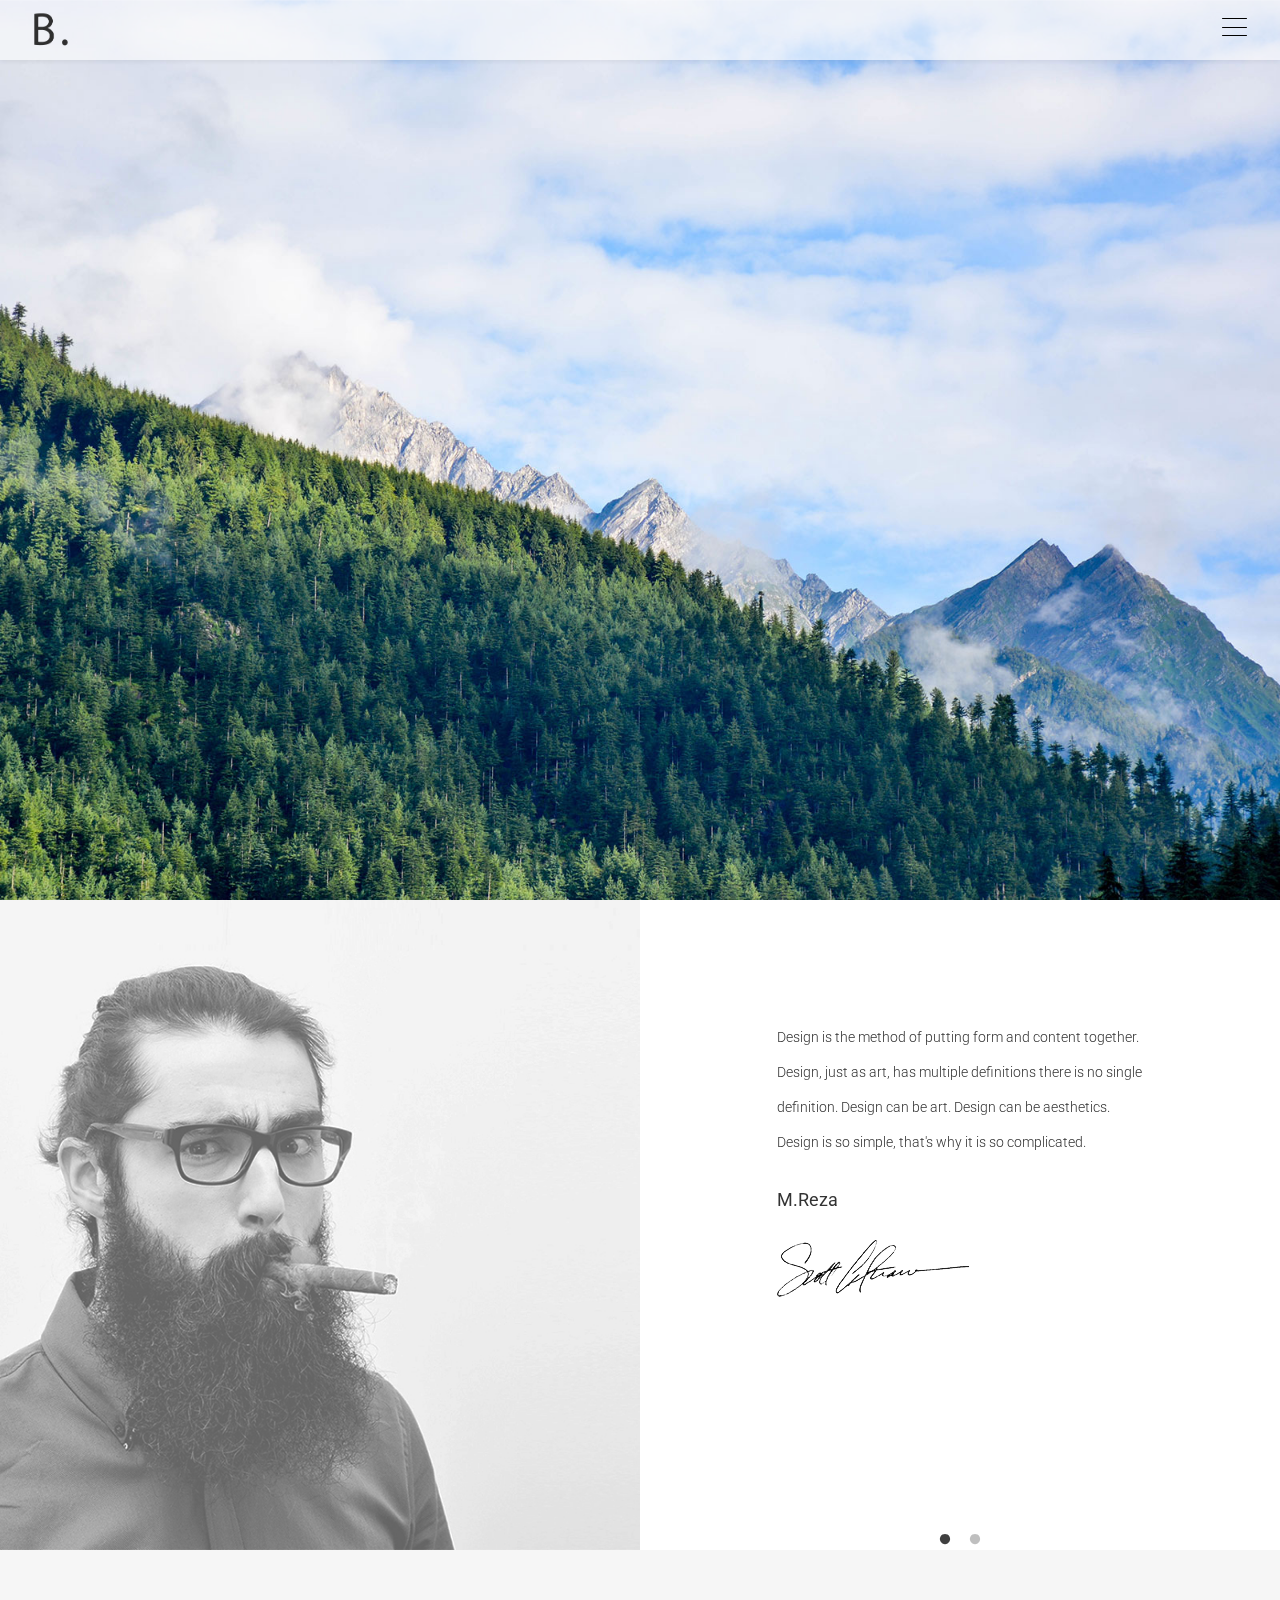
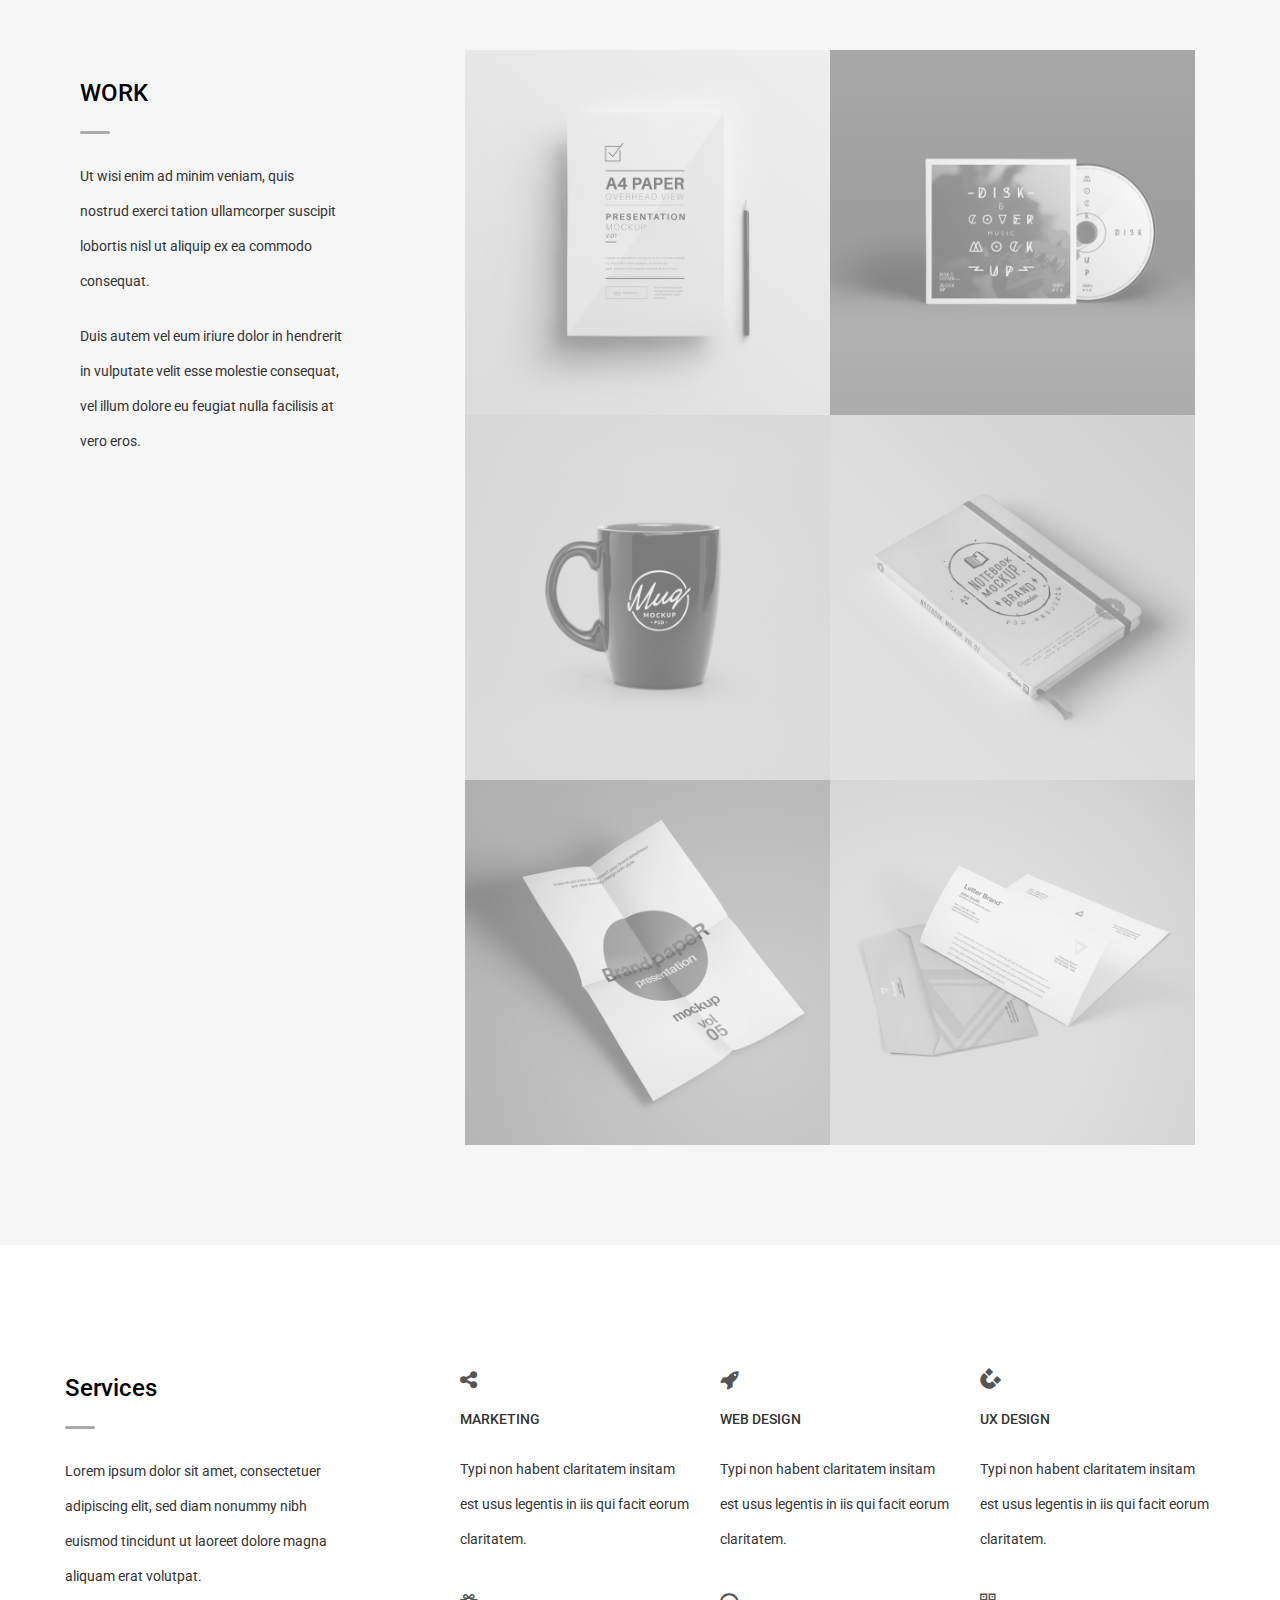
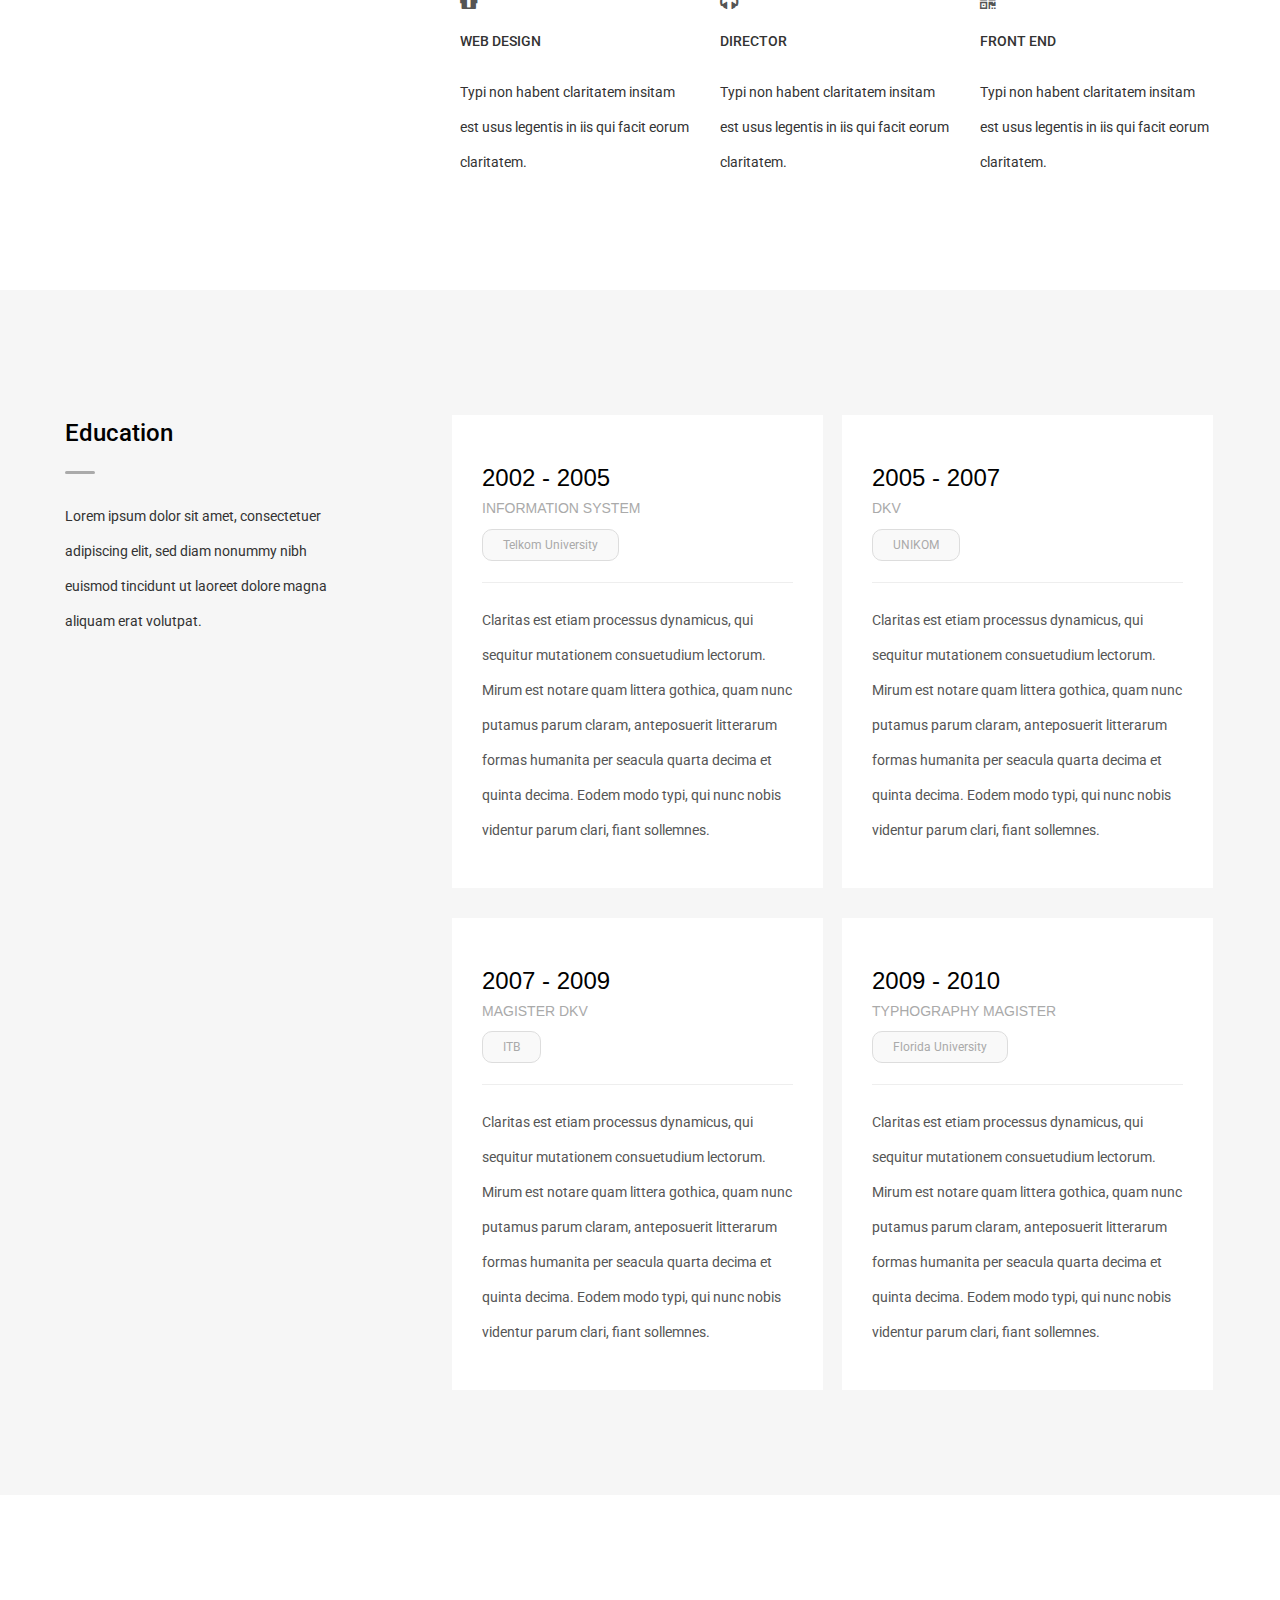
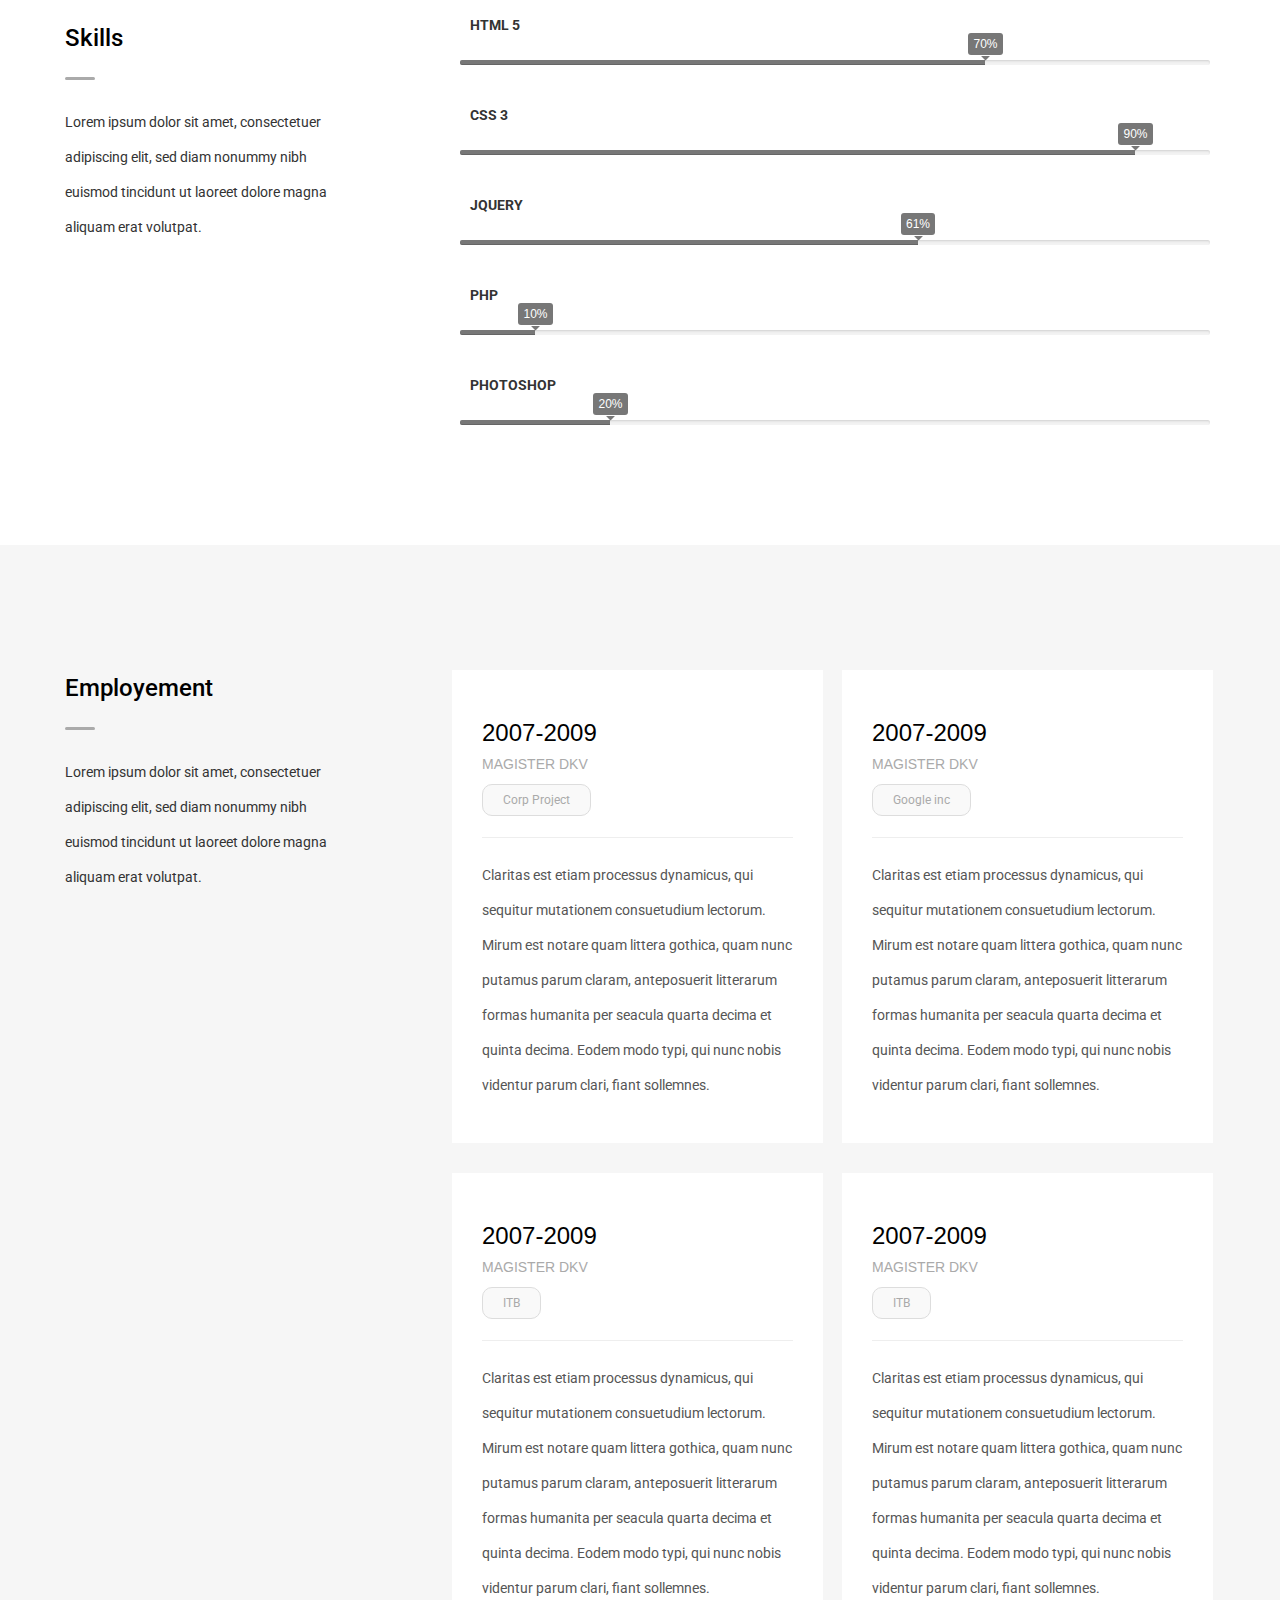
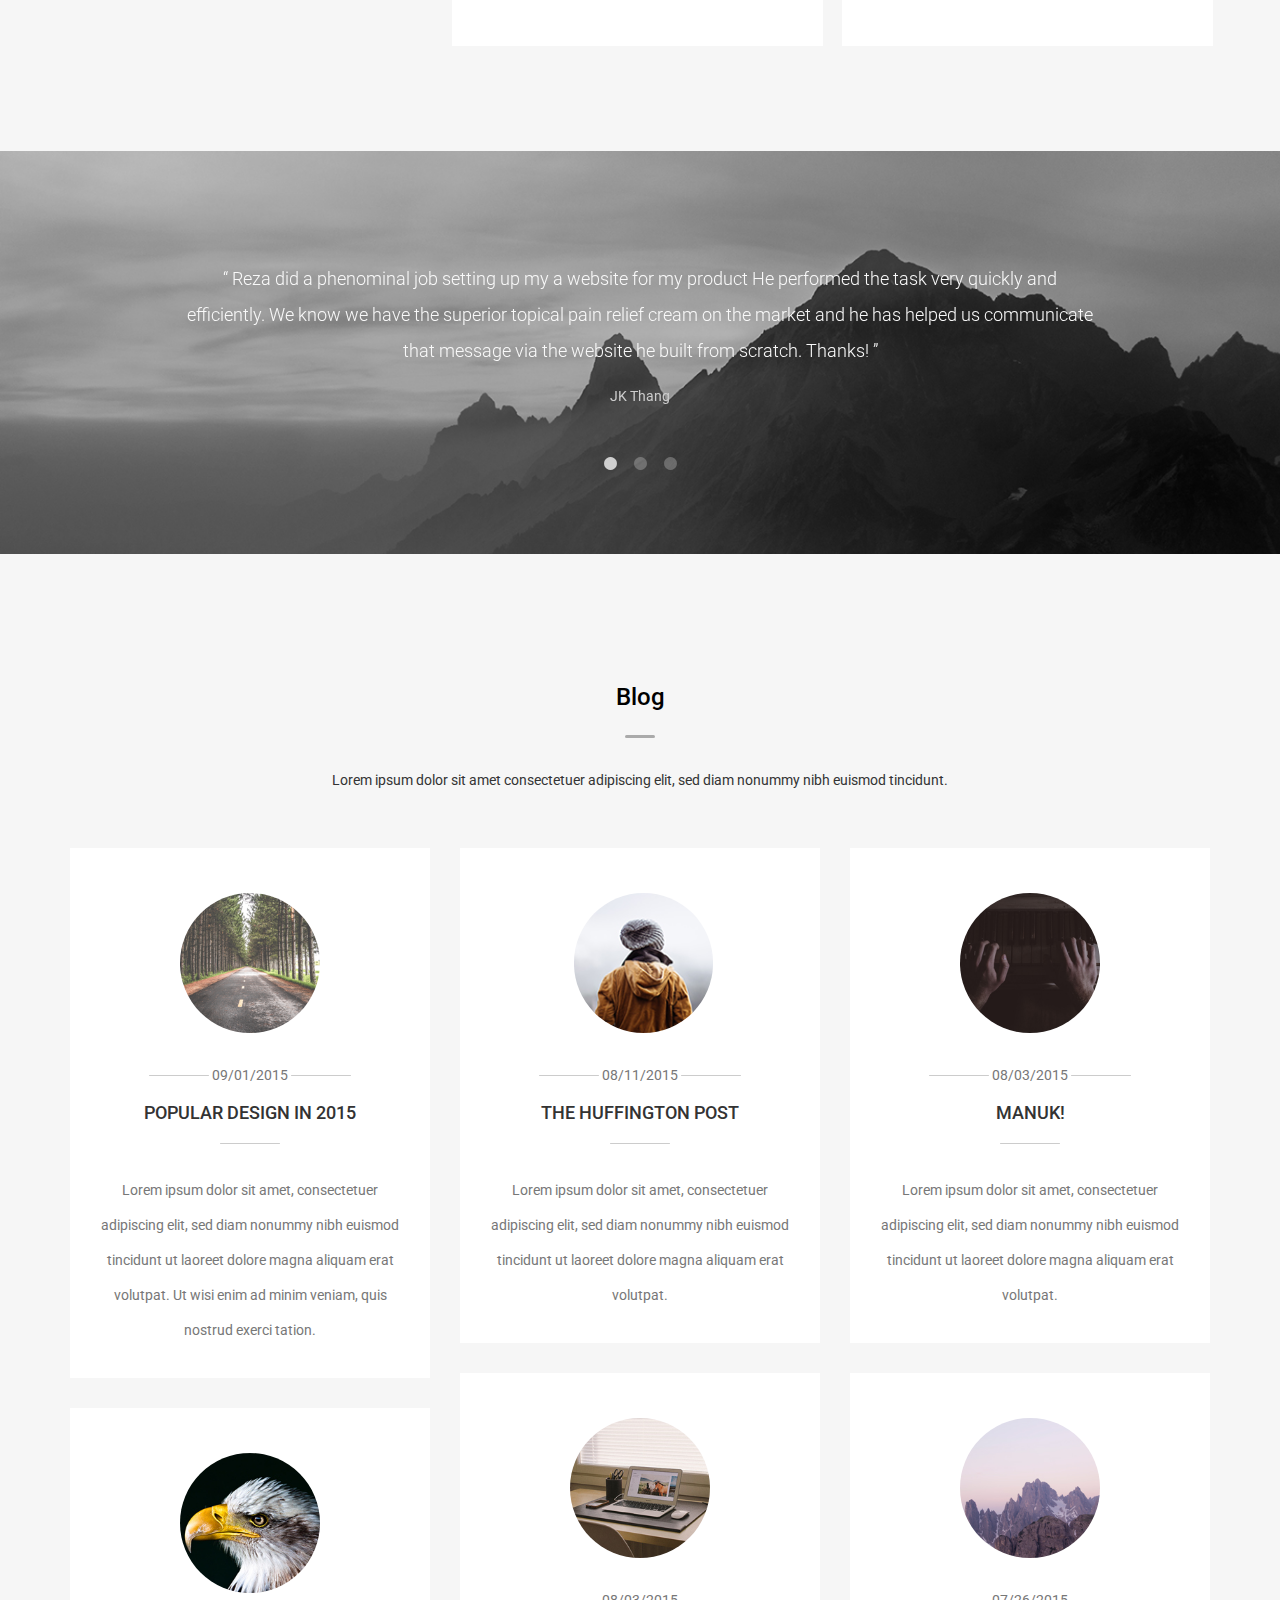
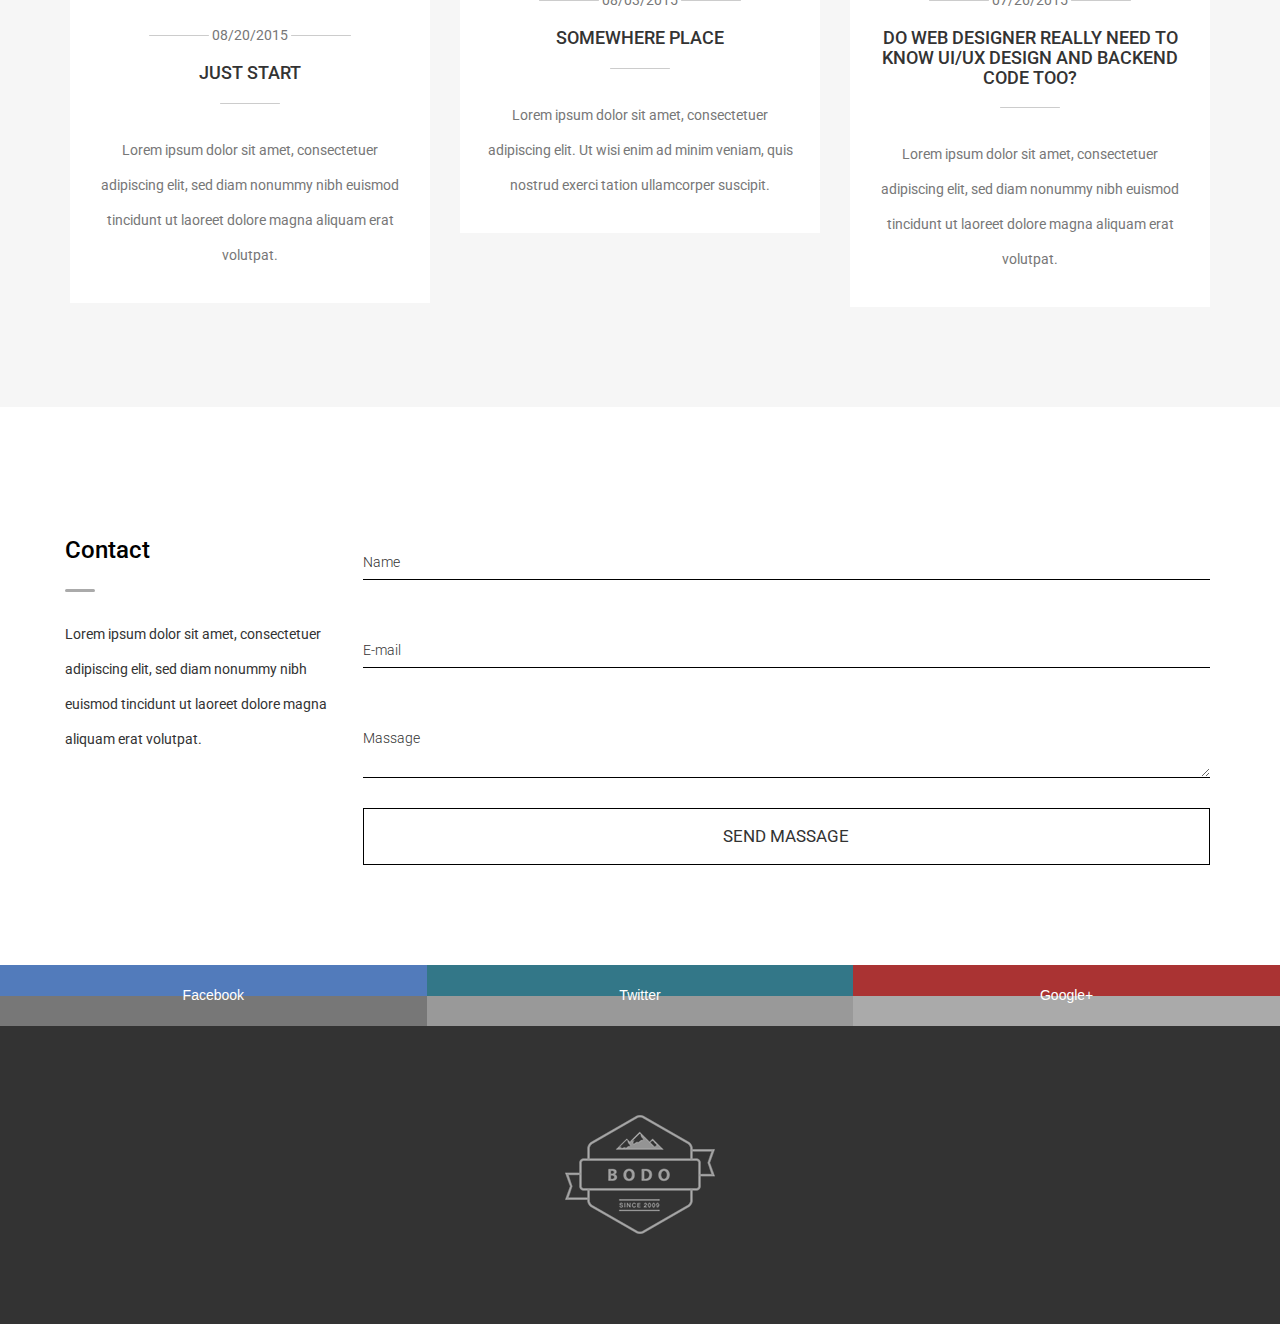
<file: index.html>
<!DOCTYPE html>
<html>
  <head>
    <meta charset="utf-8">
    <meta name="viewport" content="width=device-width, initial-scale=1">
    <link rel="stylesheet" href="css/bootstrap.css">
    <link rel="stylesheet" href="css/bootstrap-theme.css">
    <link rel="stylesheet" href="css/font-awesome.css">
    <link rel="stylesheet" href="slick/slick.css">
    <link rel="stylesheet" href="slick/slick-theme.css">
    <link rel="stylesheet" href="css/style.css">
    <title></title>
  </head>
  <body>

    <header id="home">
      <div class="nav navbar-default navbar-fixed-top">
        <div class="container-fluid">
            <div class="navbar-header">
              <img src="images/logo.png">
            </div>
            <button type="button" class="but" id="nav-open">
              <span class="icon-bar"></span>
              <span class="icon-bar"></span>
              <span class="icon-bar"></span>
            </button>
            <div class="navbar nav-menu" id="navigator">
              <div class="close-but-position">
                  <button type="button" class="nav-close" id="nav-close">
                    <i class="fa fa-times"></i>
                  </button>
                </div>
              <ul class="nav navbar" id="list">
                <li class="scroll active"><a href="#home">Home</a></li>
                <li class="scroll"><a href="#about">About</a></li>
                <li class="scroll"><a href="#work">Work</a></li>
                <li class="scroll"><a href="#service">Service</a></li>
                <li class="scroll"><a href="#education">Education</a></li>
                <li class="scroll"><a href="#skills">Skills</a></li>
                <li class="scroll"><a href="#employement">Employement</a></li>
                <li class="scroll"><a href="#blog">Blog</a></li>
                <li class="scroll"><a href="#contact">Contact</a></li>
              </ul>
            </div>
          </div>
        </div>
      </div>
    </header>

    <section id="about" class="container-fluid">
        <div class="col-md-6">
          <div class="row">
            <div class="reza-image">
            </div>
          </div>
        </div>
        <div class="col-md-6">
          <div class="row">
            <div class="reza-slider">
              <div class="col-xs-12 text-center">
                <div class="item">
                  <p>Design is the method of putting
                     form and content together. Design,
                     just as art, has multiple definitions
                     there is no single definition. Design
                     can be art. Design can be aesthetics.
                     Design is so simple, that's why it is
                     so complicated.</p>
                     <h4>M.Reza</h4>
                     <img src="images/signature.png" alt="">
                </div>
              </div>
              <div class="col-xs-12 text-center">
                <div class="item">
                  <table class="reza-contact">
                    <tr>
                      <td>Name </td>
                      <td> : </td>
                      <td> M.Reza</td>
                    </tr>
                    <tr>
                      <td>Phone </td>
                      <td> : </td>
                      <td> +62 8678 999 012</td>
                    </tr>
                    <tr>
                      <td>Email </td>
                      <td> : </td>
                      <td> bdgpixel@gmail.com</td>
                    </tr>
                    <tr>
                      <td>Address </td>
                      <td> : </td>
                      <td> Cipamokolan street 102 , Bandung, Indonesia</td>
                    </tr>
                    <tr>
                      <td>Skype </td>
                      <td> : </td>
                      <td> bdgpoxel</td>
                    </tr>
                    <tr>
                      <td>Dribbble </td>
                      <td> : </td>
                      <td> Muh-Reza</td>
                    </tr>
                    <tr>
                      <td>Bechance </td>
                      <td> : </td>
                      <td> m-reza</td>
                    </tr>
                  </table>
                </div>
              </div>
            </div>
          </div>
        </div>

    </section>

    <section id="work">
      <div class="container">
          <div class="col-lg-3 col-xs-12 title-info">
            <h3>WORK</h3>
            <span></span>
            <p>Ut wisi enim ad minim veniam, quis nostrud
               exerci tation ullamcorper suscipit lobortis
               nisl ut aliquip ex ea commodo consequat. </p>
            <p>Duis autem vel eum iriure dolor in hendrerit
              in vulputate velit esse molestie consequat, vel
              illum dolore eu feugiat nulla facilisis at vero eros.</p>
          </div>
          <div class="col-lg-offset-1 col-lg-8 col-xs-12">
            <div class="col-sm-6 col-xs-12 image-work">
              <div class="row">
                <img src="images/bw-1.png" alt="">
                <div class="img-info">
                </div>
                <p>MY RESUME</p>
              </div>
            </div>
            <div class="col-sm-6 col-xs-12 image-work">
              <div class="row">
                <img src="images/bw-2.png" alt="">
                <div class="img-info">
                </div>
                <p>PANGIRUTAN</p>
              </div>
            </div>
            <div class="col-sm-6 col-xs-12 image-work">
              <div class="row">
                <img src="images/bw-3.png" alt="">
                <div class="img-info">
                </div>
                <p>BLACK MUG</p>
              </div>
            </div>
            <div class="col-sm-6 col-xs-12 image-work">
              <div class="row">
                <img src="images/bw-4.png" alt="">
                <div class="img-info">
                </div>
                <p>NOTEBOOK MOCKUP</p>
              </div>
            </div>
            <div class="col-sm-6 col-xs-12 image-work">
              <div class="row">
                <img src="images/bw-5.png" alt="">
                <div class="img-info">
                </div>
                <p>PRESENTATION</p>
              </div>
            </div>
            <div class="col-sm-6 col-xs-12 image-work">
              <div class="row">
                <img src="images/bw-6.png" alt="">
                <div class="img-info">
                </div>
                <p>LETTER BRANDING</p>
              </div>
              </div>
            </div>
          </div>
        </div>
      </div>
    </section>

    <section id="service">
      <div class="container">
        <div class="row">
          <div class="col-lg-3 col-xs-12 title-info">
            <h3>Services</h3>
            <span></span>
            <p>Lorem ipsum dolor sit amet, consectetuer
              adipiscing elit, sed diam nonummy nibh euismod
              tincidunt ut laoreet dolore magna aliquam
              erat volutpat.</p>
          </div>
          <div class="col-lg-offset-1 col-lg-8 col-xs-12 service-items">
            <div class="row">
              <div class="col-lg-4 col-sm-6 col-xs-12">
                <div class="row">
                  <div class="col-xs-12 service-item">
                    <i class="fa fa-share-alt"></i>
                    <h5>MARKETING</h5>
                    <p>Typi non habent claritatem
                      insitam est usus legentis in
                      iis qui facit eorum claritatem.</p>
                  </div>
                  <div class="col-xs-12 service-item">
                    <i class="fa fa-gift "></i>
                    <h5>WEB DESIGN</h5>
                    <p>Typi non habent claritatem
                      insitam est usus legentis in
                      iis qui facit eorum claritatem.</p>
                  </div>
                </div>
              </div>
              <div class="col-lg-4 col-sm-6 col-xs-12">
                <div class="row">
                  <div class="col-xs-12 service-item">
                    <i class="fa fa-rocket"></i>
                    <h5>WEB DESIGN</h5>
                    <p>Typi non habent claritatem
                      insitam est usus legentis in
                      iis qui facit eorum claritatem.</p>
                  </div>
                  <div class="col-xs-12 service-item">
                    <i class="fa fa-headphones"></i>
                    <h5>DIRECTOR</h5>
                    <p>Typi non habent claritatem
                      insitam est usus legentis in
                      iis qui facit eorum claritatem.</p>
                  </div>
                </div>
              </div>
              <div class="col-lg-4 col-xs-12">
                <div class="row">
                  <div class="col-lg-12 col-sm-6 col-xs-12 service-item">
                    <i class="fa fa-magnet fa-rotate-45" aria-hidden="true"></i>
                    <h5>UX DESIGN</h5>
                    <p>Typi non habent claritatem
                      insitam est usus legentis in
                      iis qui facit eorum claritatem.</p>
                  </div>
                  <div class="col-lg-12 col-sm-6 col-xs-12 service-item">
                    <i class="fa fa-qrcode"></i>
                    <h5>FRONT END</h5>
                    <p>Typi non habent claritatem
                      insitam est usus legentis in
                      iis qui facit eorum claritatem.</p>
                  </div>
                </div>
              </div>
            </div>
          </div>
        </div>
      </div>
    </section>

    <section id="education">
      <div class="container">
        <div class="row">
          <div class="col-lg-3 col-xs-12 title-info">
            <h3>Education</h3>
            <span></span>
            <p>Lorem ipsum dolor sit amet, consectetuer
              adipiscing elit, sed diam nonummy nibh
              euismod tincidunt ut laoreet dolore magna
              aliquam erat volutpat.</p>
          </div>
          <div class="col-lg-8 col-lg-offset-1 col-xs-12">
            <div class="row">
              <div class="col-xs-12">
                <div class="row">
                  <div class="col-sm-6 col-xs-12">
                    <div class="row">
                      <div class="article">
                        <div class="border border-top"></div>
                        <div class="border border-bottom"></div>
                        <div class="border border-right"></div>
                        <div class="border border-left"></div>
                        <h3>2002 - 2005</h3>
                        <h5>INFORMATION SYSTEM</h5>
                        <p><span>Telkom University</span></p>
                        <hr>
                        <p>Claritas est etiam processus dynamicus,
                          qui sequitur mutationem consuetudium lectorum.
                          Mirum est notare quam littera gothica, quam nunc
                          putamus parum claram, anteposuerit litterarum
                          formas humanita per seacula quarta decima et
                          quinta decima. Eodem modo typi, qui nunc nobis
                          videntur parum clari, fiant sollemnes.</p>
                      </div>
                    </div>
                  </div>
                  <div class="col-sm-6 col-sx-12">
                    <div class="row">
                      <div class="article">
                        <div class="border border-top"></div>
                        <div class="border border-bottom"></div>
                        <div class="border border-right"></div>
                        <div class="border border-left"></div>
                        <h3>2005 - 2007</h3>
                        <h5>DKV</h5>
                        <p><span>UNIKOM</span></p>
                        <hr>
                        <p>Claritas est etiam processus dynamicus,
                          qui sequitur mutationem consuetudium lectorum.
                          Mirum est notare quam littera gothica, quam nunc
                          putamus parum claram, anteposuerit litterarum
                          formas humanita per seacula quarta decima et
                          quinta decima. Eodem modo typi, qui nunc nobis
                          videntur parum clari, fiant sollemnes.</p>
                      </div>
                    </div>
                  </div>
                </div>
              </div>
              <div class="col-xs-12">
                <div class="row">
                  <div class="col-sm-6 col-xs-12">
                    <div class="row">
                      <div class="article">
                        <div class="border border-top"></div>
                        <div class="border border-bottom"></div>
                        <div class="border border-right"></div>
                        <div class="border border-left"></div>
                        <h3>2007 - 2009</h3>
                        <h5>MAGISTER DKV</h5>
                        <p><span>ITB</span></p>
                        <hr>
                        <p>Claritas est etiam processus dynamicus,
                          qui sequitur mutationem consuetudium lectorum.
                          Mirum est notare quam littera gothica, quam nunc
                          putamus parum claram, anteposuerit litterarum
                          formas humanita per seacula quarta decima et
                          quinta decima. Eodem modo typi, qui nunc nobis
                          videntur parum clari, fiant sollemnes.</p>
                      </div>
                    </div>
                  </div>
                  <div class="col-sm-6 col-sx-12">
                    <div class="row">
                      <div class="article">
                        <div class="border border-top"></div>
                        <div class="border border-bottom"></div>
                        <div class="border border-right"></div>
                        <div class="border border-left"></div>
                        <h3>2009 - 2010</h3>
                        <h5>TYPHOGRAPHY MAGISTER</h5>
                        <p><span>Florida University</span></p>
                        <hr>
                        <p>Claritas est etiam processus dynamicus,
                          qui sequitur mutationem consuetudium lectorum.
                          Mirum est notare quam littera gothica, quam nunc
                          putamus parum claram, anteposuerit litterarum
                          formas humanita per seacula quarta decima et
                          quinta decima. Eodem modo typi, qui nunc nobis
                          videntur parum clari, fiant sollemnes.</p>
                      </div>
                    </div>
                  </div>
                </div>
              </div>
              </div>
            </div>
          </div>
        </div>
    </section>

    <section id="skills">
      <div class="container">
        <div class="row">
          <div class="col-lg-3 col-xs-12 title-info">
            <h3>Skills</h3>
            <span></span>
            <p>Lorem ipsum dolor sit amet, consectetuer
              adipiscing elit, sed diam nonummy nibh euismod
              tincidunt ut laoreet dolore magna aliquam erat
              volutpat.</p>
          </div>
          <div class="col-lg-8 col-lg-offset-1 col-xs-12 ">
            <div class="col-xs-12 progress-item">
              <div class="row">
                <label class="progress-title">HTML 5</label>
                <div class="progress" data-percent="70%">
                  <div id="progress-html" class="progress-bar progress-html" role="progressbar" aria-valuenow="70"
                  aria-valuemin="0" aria-valuemax="100">
                    <span class="progress-info">70%</span>
                  </div>
                </div>
              </div>
            </div>
            <div class="col-xs-12 progress-item">
              <div class="row">
                <label class="progress-title">CSS 3</label>
                <div class="progress">
                  <div id="progress-css" class="progress-bar progress-css" role="progressbar" aria-valuenow="70"
                  aria-valuemin="0" aria-valuemax="100">
                    <span class="progress-info">90%</span>
                  </div>
                </div>
              </div>
            </div>
            <div class="col-xs-12 progress-item">
              <div class="row">
                <label class="progress-title">JQUERY</label>
                <div class="progress">
                  <div id="progress-jquery" class="progress-bar progress-jquery" role="progressbar" aria-valuenow="70"
                  aria-valuemin="0" aria-valuemax="100">
                    <span class="progress-info">61%</span>
                  </div>
                </div>
              </div>
            </div>
            <div class="col-xs-12 progress-item">
              <div class="row">
                <label class="progress-title">PHP</label>
                <div class="progress">
                  <div id="progress-php" class="progress-bar progress-php" role="progressbar" aria-valuenow="70"
                  aria-valuemin="0" aria-valuemax="100">
                    <span class="progress-info">10%</span>
                  </div>
                </div>
              </div>
            </div>
            <div class="col-xs-12 progress-item">
              <div class="row">
                <label class="progress-title">PHOTOSHOP</label>
                <div class="progress">
                  <div id="progress-photoshop" class="progress-bar progress-photoshop" role="progressbar" aria-valuenow="70"
                  aria-valuemin="0" aria-valuemax="100">
                    <span class="progress-info">20%</span>
                  </div>
                </div>
              </div>
            </div>
          </div>
        </div>
      </div>
    </section>

    <section id="employement">
      <div class="container">
        <div class="row">
          <div class="col-lg-3 col-xs-12 title-info">
            <h3>Employement</h3>
            <span></span>
            <p>Lorem ipsum dolor sit amet, consectetuer
              adipiscing elit, sed diam nonummy nibh
              euismod tincidunt ut laoreet dolore magna
              aliquam erat volutpat.</p>
          </div>
          <div class="col-lg-8 col-lg-offset-1 col-xs-12">
            <div class="row">
              <div class="col-xs-12">
                <div class="row">
                  <div class="col-sm-6 col-xs-12">
                    <div class="row">
                      <div class="article">
                        <div class="border border-top"></div>
                        <div class="border border-bottom"></div>
                        <div class="border border-right"></div>
                        <div class="border border-left"></div>
                        <h3>2007-2009</h3>
                        <h5>MAGISTER DKV</h5>
                        <p><span>Corp Project</span></p>
                        <hr>
                        <p>Claritas est etiam processus dynamicus,
                          qui sequitur mutationem consuetudium lectorum.
                          Mirum est notare quam littera gothica, quam nunc
                          putamus parum claram, anteposuerit litterarum
                          formas humanita per seacula quarta decima et
                          quinta decima. Eodem modo typi, qui nunc nobis
                          videntur parum clari, fiant sollemnes.</p>
                      </div>
                    </div>
                  </div>
                  <div class="col-sm-6 col-sx-12">
                    <div class="row">
                      <div class="article">
                        <div class="border border-top"></div>
                        <div class="border border-bottom"></div>
                        <div class="border border-right"></div>
                        <div class="border border-left"></div>
                        <h3>2007-2009</h3>
                        <h5>MAGISTER DKV</h5>
                        <p><span>Google inc</span></p>
                        <hr>
                        <p>Claritas est etiam processus dynamicus,
                          qui sequitur mutationem consuetudium lectorum.
                          Mirum est notare quam littera gothica, quam nunc
                          putamus parum claram, anteposuerit litterarum
                          formas humanita per seacula quarta decima et
                          quinta decima. Eodem modo typi, qui nunc nobis
                          videntur parum clari, fiant sollemnes.</p>
                      </div>
                    </div>
                  </div>
                </div>
              </div>
              <div class="col-xs-12">
                <div class="row">
                  <div class="col-sm-6 col-xs-12">
                    <div class="row">
                      <div class="article">
                        <div class="border border-top"></div>
                        <div class="border border-bottom"></div>
                        <div class="border border-right"></div>
                        <div class="border border-left"></div>
                        <h3>2007-2009</h3>
                        <h5>MAGISTER DKV</h5>
                        <p><span>ITB</span></p>
                        <hr>
                        <p>Claritas est etiam processus dynamicus,
                          qui sequitur mutationem consuetudium lectorum.
                          Mirum est notare quam littera gothica, quam nunc
                          putamus parum claram, anteposuerit litterarum
                          formas humanita per seacula quarta decima et
                          quinta decima. Eodem modo typi, qui nunc nobis
                          videntur parum clari, fiant sollemnes.</p>
                      </div>
                    </div>
                  </div>
                  <div class="col-sm-6 col-sx-12">
                    <div class="row">
                      <div class="article">
                        <div class="border border-top"></div>
                        <div class="border border-bottom"></div>
                        <div class="border border-right"></div>
                        <div class="border border-left"></div>
                        <h3>2007-2009</h3>
                        <h5>MAGISTER DKV</h5>
                        <p><span>ITB</span></p>
                        <hr>
                        <p>Claritas est etiam processus dynamicus,
                          qui sequitur mutationem consuetudium lectorum.
                          Mirum est notare quam littera gothica, quam nunc
                          putamus parum claram, anteposuerit litterarum
                          formas humanita per seacula quarta decima et
                          quinta decima. Eodem modo typi, qui nunc nobis
                          videntur parum clari, fiant sollemnes.</p>
                      </div>
                    </div>
                  </div>
                </div>
              </div>
              </div>
            </div>
          </div>
        </div>
    </section>

    <section id="testimonial">
      <div class="container">
        <div class="test-slider">
          <div>
            <h4>“ Reza did a phenominal job setting up my
              a website for my product He performed the
              task very quickly and efficiently. We know
              we have the superior topical pain relief cream
              on the market and he has helped us communicate
              that message via the website he built from scratch.
             Thanks! ”</h4>
             <p>JK Thang</p>
          </div>
          <div>
            <h4>“ Reza did a phenominal job setting up my
              a website for my product He performed the
              task very quickly and efficiently. We know
              we have the superior topical pain relief cream
              on the market and he has helped us communicate
              that message via the website he built from scratch.
             Thanks! ”</h4>
             <p>JK Thang</p>
          </div>
          <div>
            <h4>“ Reza did a phenominal job setting up my
              a website for my product He performed the
              task very quickly and efficiently. We know
              we have the superior topical pain relief cream
              on the market and he has helped us communicate
              that message via the website he built from scratch.
             Thanks! ”</h4>
             <p>JK Thang</p>
          </div>
        </div>
      </div>
    </section>

    <section id="blog">
      <div class="container">
        <div class="row">
          <div class="col-xs-12 title-info text-center">
            <h3>Blog</h3>
            <span></span>
            <p>Lorem ipsum dolor sit amet consectetuer
              adipiscing elit, sed diam nonummy nibh
              euismod tincidunt.</p>
          </div>

          <div class="col-md-4 col-xs-12">
            <div class="row">
              <div class="col-xs-12">
                <div class="blog-item">
                  <div class="blog-img">
                    <img src="images/blog-1.png">
                  </div>
                  <p><span></span> 09/01/2015 <span></span></p>
                  <h4>POPULAR DESIGN IN 2015</h4>
                  <span></span>
                  <p>Lorem ipsum dolor sit amet, consectetuer
                    adipiscing elit, sed diam nonummy nibh
                    euismod tincidunt ut laoreet dolore magna
                    aliquam erat volutpat. Ut wisi enim ad minim
                    veniam, quis nostrud exerci tation.</p>
                </div>
              </div>
              <div class="col-xs-12">
                <div class="blog-item">
                  <div class="blog-img">
                    <img src="images/blog-2.jpg">
                  </div>
                  <p><span></span> 08/20/2015 <span></span></p>
                  <h4>JUST START</h4>
                  <span></span>
                  <p>Lorem ipsum dolor sit amet, consectetuer
                    adipiscing elit, sed diam nonummy nibh euismod
                    tincidunt ut laoreet dolore magna aliquam erat
                    volutpat.</p>
                </div>
              </div>
            </div>
          </div>
          <div class="col-md-4 col-xs-12">
            <div class="row">
              <div class="col-xs-12">
                <div class="blog-item">
                  <div class="blog-img huffington">
                    <img src="images/blog-3.jpg">
                  </div>
                  <p><span></span> 08/11/2015 <span></span></p>
                  <h4>THE HUFFINGTON POST</h4>
                  <span></span>
                  <p>Lorem ipsum dolor sit amet, consectetuer
                    adipiscing elit, sed diam nonummy nibh euismod
                    tincidunt ut laoreet dolore magna aliquam erat
                    volutpat.</p>
                </div>
              </div>
              <div class="col-xs-12">
                <div class="blog-item">
                  <div class="blog-img">
                    <img src="images/blog-4.jpg">
                  </div>
                  <p><span></span> 08/03/2015 <span></span></p>
                  <h4>SOMEWHERE PLACE</h4>
                  <span></span>
                  <p>Lorem ipsum dolor sit amet, consectetuer
                    adipiscing elit. Ut wisi enim ad minim veniam,
                    quis nostrud exerci tation ullamcorper suscipit.</p>
                </div>
              </div>
            </div>
          </div>
          <div class="col-md-4 col-xs-12">
            <div class="row">
              <div class="col-xs-12">
                <div class="blog-item">
                  <div class="blog-img">
                    <img src="images/blog-5.jpg">
                  </div>
                  <p><span></span> 08/03/2015 <span></span></p>
                  <h4>MANUK!</h4>
                  <span></span>
                  <p>Lorem ipsum dolor sit amet, consectetuer
                    adipiscing elit, sed diam nonummy nibh euismod
                    tincidunt ut laoreet dolore magna aliquam erat
                    volutpat.</p>
                </div>
              </div>
              <div class="col-xs-12">
                <div class="blog-item">
                  <div class="blog-img">
                    <img src="images/blog-6.jpg">
                  </div>
                  <p><span></span> 07/26/2015 <span></span></p>
                  <h4>DO WEB DESIGNER REALLY NEED TO KNOW UI/UX
                    DESIGN AND BACKEND CODE TOO?</h4>
                  <span></span>
                  <p>Lorem ipsum dolor sit amet, consectetuer
                    adipiscing elit, sed diam nonummy nibh euismod
                    tincidunt ut laoreet dolore magna aliquam erat
                    volutpat.</p>
                </div>
              </div>
            </div>
          </div>
        </div>
      </div>
    </section>

    <section id="contact">
      <div class="container">
        <div class="row">
          <div class="col-lg-3 col-xs-12 title-info">
            <h3>Contact</h3>
            <span></span>
            <p>Lorem ipsum dolor sit amet, consectetuer
              adipiscing elit, sed diam nonummy nibh euismod
              tincidunt ut laoreet dolore magna aliquam erat
              volutpat.</p>
          </div>
          <div class="col-lg-9 col-xs-12">
            <form class="" action="index.html" method="post">
              <div class="form-group">
                <input type="text" class="input">
                <label class="lab label-down">Name</label>
                <span></span>
              </div>
              <div class="form-group">
                <input type="text" class="input">
                <label class=" lab label-down">E-mail</label>
                <span></span>
              </div>
              <div class="form-group area">
                <textarea name="name" rows="2" cols="80" class="input"></textarea>
                <label class="lab label-down">Massage</label>
                <span></span>
              </div>
              <button type="button" name="button" class="btn-sub">SEND MASSAGE</button>
            </form>
          </div>
        </div>
      </div>
    </section>

    <footer id="footer" class="contaiber-fluid">
      <div class="col-xs-12 text-center">
        <div class="row">
          <div class="col-sm-4 col-xs-12">
            <div class="row">
              <div class="social facebook">
                <h5>Facebook</h5>
              </div>
            </div>
          </div>
          <div class="col-sm-4 col-xs-12">
            <div class="row">
              <div class="social twit">
                <h5>Twitter</h5>
              </div>
            </div>
          </div>
          <div class="col-sm-4 col-xs-12">
            <div class="row">
              <div class="social google">
                <h5>Google+</h5>
              </div>
            </div>
          </div>
        </div>
      </div>
      <div class="bottom-logo text-center">
          <img src="images/logo-bottom.png" alt="">
      </div>
    </footer>

    <script type="text/javascript" src="js/jquery-3.2.0.js" charset="utf-8"></script>
    <script type="text/javascript" src="js/bootstrap.js"></script>
    <script src="https://code.jquery.com/jquery-2.2.0.min.js" type="text/javascript"></script>
    <script src="slick/slick.js" type="text/javascript" charset="utf-8"></script>
    <script type="text/javascript" scr="js/main.js"></script>

    <script type="text/javascript">
      $(document).on('ready', function() {
        $(".reza-slider").slick({
          dots: true,
          arrows: false,
          infinite: false
        });
        $(".test-slider").slick({
          dots: true,
          arrows: false,
          infinite: false
        });
        $("#navigator").on("click","a", function (event) {
          event.preventDefault();
          var id  = $(this).attr('href'),
            top = $(id).offset().top;
          $('body,html').animate({scrollTop: top}, 700);
        });
      });
      document.getElementById('nav-open').onclick=function() {
        document.getElementById('navigator').className='navbar nav-menu nav-active';
      }
      document.getElementsByClassName('nav-close')[0].onclick=function() {
        document.getElementById('navigator').className='navbar nav-menu';
      }
      document.getElementById('list').onclick=function(){
        document.getElementById('navigator').className='navbar nav-menu';
      }
    </script>
  </body>
</html>
</file>
<file: css/style.css>
@import url('https://fonts.googleapis.com/css?family=Roboto:300,400,400i,500,500i,700,700i,900');

.title-info{
    padding: 10px;
    font-family: 'Roboto', sans-serif;
}
p{
  font-family: 'Roboto', sans-serif;
  line-height: 2.5;
}
.title-info p{
  margin-top: 20px;
  line-height: 2.5;
}
.title-info span{
  display: inline-block;
  margin-top: 15px;
  width: 30px;
  height: 3px;
  border-radius: 5px;
  background-color: #aaa;
}
section{
  padding: 100px 0;
}
section:nth-child(even){
  background-color: #fff;
}
section:nth-child(odd){
   background-color:#f6f6f6;
}
@media (max-width:1199px) {
  .title-info{
    text-align: center;
  }
}
/**************
*****Home*****
**************/
  #home{
    height: 100vh;
    max-width: 100%;
    background-image:url('../images/hero1.jpeg');
    background-size: cover;
    background-position: 50%;
  }
  /**navigator**/
  #home>.nav{

  }
  .navbar-default{
    background: rgba(255,255, 255, 0.6);
  }
    .navbar-header{
      display: inline-block;
    }
    .navbar-header>img{
      width: 50px;
      margin: 10px;
    }
    .but{
      float:right;
      background-color: transparent;
      outline: none;
      border:none;
      margin: 12px;
    }
    .icon-bar{
      display: block;
      width: 25px;
      height: 1px;
      margin-top: 5px;
      margin-bottom: 7.5px;
      border-radius: 5px;
      background-color: #000;
    }
    .nav-menu{
      background-color: rgba(0,0,0,0.9);
      height: 100vh;
      position: absolute;
      border-radius: 0;
      right: -320px;
      transition-duration: 0.5s;
      transition-timing-function: ease;
    }
    .nav-active{
      right:0;
    }
    .close-but-position{
      width: 100%;
      text-align: right;
    }
    .nav-close{
      background: none;
      border:none;
      color:#666;
      font-size: 20px;
      display: inline-block;
    }
    .nav-close:hover{
      color:#888;
    }
    .navbar {
      border: none;
    }
    .navbar>li>a{
      color:#aaa;
      padding: 10px 50px 10px 30px;
      width: 100%;
      font-family: 'Roboto', sans-serif;
    }
    .navbar>li>:hover{
      color:#000;
      background: #fff;
    }
  /**navigator**/
/**************
*****Home*****
**************/



/**************
*****About*****
**************/
  #about{
    padding: 0;
  }
  .reza-image{
    background-image:url('../images/reza.jpg');
    background-size: cover;
    background-position: 30%;
    min-height: 650px;
  }
  .reza-slider{
    margin: 0 !important;
    max-height:650px;
    padding-bottom: 30px;
  }
  .reza-slider .slick-dots{
    bottom:0;
  }
  .reza-slider .item{
    display: inline-block;
    text-align: left;
    width: 60%;
    padding-top: 120px;
    font-family: 'Roboto', sans-serif;
    font-weight: 300;
    line-height: 3;
    min-height: 650px;
  }
  .reza-slider .item h4{
    margin-top: 30px;
    font-family: 'Roboto', sans-serif;
    font-weight: 400;
  }
  .reza-slider .item img{
    margin-top: 30px;
  }
  .reza-slider .slick-dots>li>button:before{
    font-size: 12px;
  }
  .reza-contact{
    font-family: 'Roboto', sans-serif;
    line-height: 1;
    margin-top: 50px;
    max-height: 500px;
  }
  .reza-contact td:first-child{
    font-weight: 700;

  }
  .reza-contact td{
    padding: 10px;
    white-space: normal;
  }
  @media (max-width:767px) {
    .reza-slider .item{
      width: 95%;
      min-width: 200px;
      min-height: 400px;
      padding-top: 50px;
  }
}
/**************
*****About*****
**************/



/**************
*****Work*****
**************/
  .image-work{
    background-size:100%;
    background-position: 50% 50%;
    -webkit-filter: grayscale(100%);
    opacity: 0.5;
    transition-duration: 0.3s;
  }
  .image-work:nth-child(1){
    background-image: url("../images/bw-1.png");
  }
  .image-work:nth-child(2){
    background-image: url("../images/bw-2.png");
  }
  .image-work:nth-child(3){
    background-image: url("../images/bw-3.png");
  }
  .image-work:nth-child(4){
    background-image: url("../images/bw-4.png");
  }
  .image-work:nth-child(5){
    background-image: url("../images/bw-5.png");
  }
  .image-work:nth-child(6){
    background-image: url("../images/bw-6.png");
  }
  .image-work img{
    width: 100%;
    opacity: 0;
  }
  .img-info{
    position: absolute;
    text-align: center;
    padding-top: 40%;
    top: 20px;
    left: 20px;
    right: 20px;
    bottom: 20px;
    box-sizing: border-box;
    opacity: 0;
    background-color: #fff;
    transition-duration: 0.5s;
  }
  .image-work:hover .img-info{
    opacity: 0.9;
  }
  .image-work p{
    position: absolute;
    transition-duration: 0.2s;
    top:45%;
    width: 100%;
    text-align: center;
    font-family: 'Roboto', sans-serif;
    font-weight: 700;
    font-size: 14px;
    opacity: 0;
  }
  .image-work:hover p{
    opacity: 1;
  }
  .image-work:hover{
    background-size: 110%;
    opacity: 1;
    -webkit-filter: grayscale(0);
  }
/**************
*****Work*****
**************/



/**************
****service****
**************/
  .service-items{
    font-family: 'Roboto', sans-serif;
  }
  .service-item{
    margin-top: 25px;
  }
  .service-items h5{
    margin-top: 20px;
  }
  .service-items p{
    margin-top: 25px;
    line-height: 2.5;
  }
  .fa-rotate-45{
    transform: rotate(45deg);
  }
  .service-items i{
    font-size: 20px;
    color:#555;
  }
  @media (max-width:767px) {
    .service-items{
      text-align: center;
    }
  }
/**************
****service****
**************/



/**********************
Education / Employement
**********************/
  .article{
    margin-top: 25px;
    color:#aaa;
    background-color: #fff;
    padding: 30px;
    position:relative;
    width: 95%;
    display: inline-block;
    border-width: 0px;
    top:0px;
    left:7px;
    right: auto;
    transition-duration: 0.2s;
    transition-delay: 0.41s;
    transition-timing-function: ease;
    overflow: hidden;
    box-shadow: 0 0 0  #777;
    z-index: 99;
  }
  .article p{
    color:#555;
  }
  .article p span{
    color:#aaa;
    display: inline-block;
    padding: 0 20px;
    background-color: #f9f9f9;
    border: 1px solid #ddd;
    border-radius: 10px;
    font-size: 12px;
  }
  .border{
    position: absolute;
  }
  .border::before{
    content:'';
    position: absolute;
    display: inline-block;
    background-color:#777;
    transition-duration: 0.2s;
    transition-timing-function: ease;
  }
  .border-top{
    left:0;
    top:0;
  }
  .border-bottom{
    right:0;
    bottom:0;
  }
  .border-left{
    left:0;
    bottom:0;
      }
  .border-right{
    right:0;
    top:0;
  }
  .border-top,.border-bottom{
    width: 100%;
    height: 3px;
  }
  .border-left,.border-right{
    height: 100%;
    width: 3px;
  }
  .border-top::before,.border-bottom::before,.border-left::before,.border-right:before{
    width: 100%;
    height: 100%;
    background-color: #777;
  }
  .border-left::before,.border-right::before{
      transition-delay: 0.2s;
  }
  .border-top::before{
    left: -100%;
    right: 100%;
  }
  .border-bottom::before{
    right: -100%;
    left:100%;
  }
  .border-left::before{
    bottom: -100%;
    top:100%;
  }
  .border-right:before{
    top: -100%;
    bottom:100%;
  }
  .article:hover{
    top:-5px;
    left:0;
    box-shadow: 15px 20px 0  #777;
  }
  .article:hover .border:before{
    left:0;
    top:0;
    right:0;
    bottom:0;
  }
  h3{
    color:#000;
  }
/**********************
Education / Employement
**********************/



/**************
****Skills****
**************/
  .progress-item{
    margin-top: 20px;
  }
  .progress-title{
    margin-left: 10px;
    margin-bottom: 25px;
    font-family: 'Roboto', sans-serif;
  }
  .progress{
    overflow: visible;
    height: 5px;
    border-radius: 2px;
    margin-top: 0;
  }
  .progress-bar{
    position: relative;
    border-top-left-radius:inherit;
    border-bottom-left-radius:inherit;
    background: #777;
    background-image: none;
  }
  /*процент прогресса*/
    .progress-html{
      width:70%;
    }
    .progress-css{
      width:90%;
    }
    .progress-jquery{
      width:61%;
    }
    .progress-php{
      width:10%;
    }
    .progress-photoshop{
      width: 20%;
    }
  /*процент прогресса*/
  .progress-info{
    position: absolute;
    right:-17.5px;
    top:-27px;
    background-color: #777;
    padding: 1px 5px;
    border-radius: 3px;
  }
  .progress-info::after{
    content: '';
    display: inline-block;
    position: absolute;
    bottom:-4px;
    left:40%;
    width: 7px;
    height: 7px;
    transform: rotate(45deg);
    background: linear-gradient(to left top, #777 50% ,transparent 50% );
  }
/**************
****Skills****
**************/



/**************
**Testimonial**
**************/
  #testimonial{
    background-image: url("../images/testimonial-bg.jpg");
    background-size: cover;
    background-position: 50% 20%;
    text-align: center;
  }
  .test-slider{
    text-align: center;
    width: 80%;
    display: inline-block;
  }
  .test-slider .slick-slide h4{
    color:#f9f9f9;
    font-family: 'Roboto', sans-serif;
    font-weight: 300;
    line-height: 2;
  }
  .test-slider .slick-slide p{
    color:#ccc;
  }
  .test-slider .slick-dots{
    bottom:-50px;
  }
  .test-slider .slick-dots li button:before{
    font-size: 15px;
    color: #fff;
  }
/**************
**Testimonial**
**************/



/**************
*****Blog*****
**************/
  .blog-item{
    margin-top: 30px;
    padding: 20px;
    text-align: center;
    width: 100%;
    background-color: #fff;
    font-family: 'Roboto', sans-serif;
  }
  .blog-item p{
    color:#777;
  }
  .blog-img{
    display: inline-block;
    margin: 25px 0;
  }
  .blog-img img{
    border-radius: 50%;
    width: 70%;
  }
  .huffington img{
    width: 105%;
  }
  .blog-item span{
    display: inline-block;
    width: 60px;
    height: 1px;
    border-radius: 1px;
    background-color: #ccc;
    margin-bottom: 4px;
  }
  .blog-item p:last-child{
    margin-top: 20px;
  }
/**************
*****Blog*****
**************/



/**************
****Contact****
**************/
  .form-group{
    padding-top: 50px;
    position: relative;
  }
  .form-group label{
    display: block;
    position: absolute;
    font-family: 'Roboto', sans-serif;
    font-weight: 300;
    transition-duration: 0.2s;
  }
  .form-group .label-down{
    top:45px;
  }
  .label-up{
    top:25px;
    font-size: 0.9em;
    color:#999;
  }
  .form-group input, .form-group textarea{
    outline: none;
    border: none;
    border-bottom: 1px solid black;
    width: 100%;
  }
  .form-group span{
    position: absolute;
    display: inline-block;
    width: 100%;
    height: 3px;
    background-color: #777;
    bottom:0;
    transform: scaleX(0);
    transition-duration: 0.2s;
  }
  .area span{
    bottom:3px;
  }
  .form-group input:focus~span,.form-group textarea:focus~span{
    transform: scaleX(1);
  }

  .form-group input:focus+label,.form-group textarea:focus+label{
    top:25px;
    font-size: 0.9em;
    color:#999;
  }
  .btn-sub{
    display: inline-block;
    background-color: #fff;
    border: 1px solid black;
    width: 100%;
    padding: 15px 0;
    outline: none;
    font-family: 'Roboto', sans-serif;
    font-size: 17px;
    transition-duration: 0.3s;
    margin-top: 10px;
  }
  .btn-sub:hover{
    background-color: black;
    color:#fff;
  }
/**************
****Contact****
**************/



/**************
****Footer****
**************/
  .facebook{
    background: linear-gradient(to top,#777 50%,#527bbb 50%);
  }
  .twit{
    background: linear-gradient(to top,#999 50%,#378 50%);
  }
  .google{
    background: linear-gradient(to top,#aaa 50%,#a33 50%);
  }
  .social{
    width: 100%;
    background-size: 250%;
    background-position: 0 99%;
    transition-duration: 0.4s;
    padding: 3% 0;
    color:#fff;
    cursor: pointer;
  }
  .twit:hover, .facebook:hover, .google:hover{
    background-position: 0 1%;
  }
  .twit h4{
  }
  footer .bottom-logo{
    padding: 7% 0;
    background-color: #333;
    display: inline-block;
    width: 100%;
  }
/**************
****Footer****
**************/
</file>
